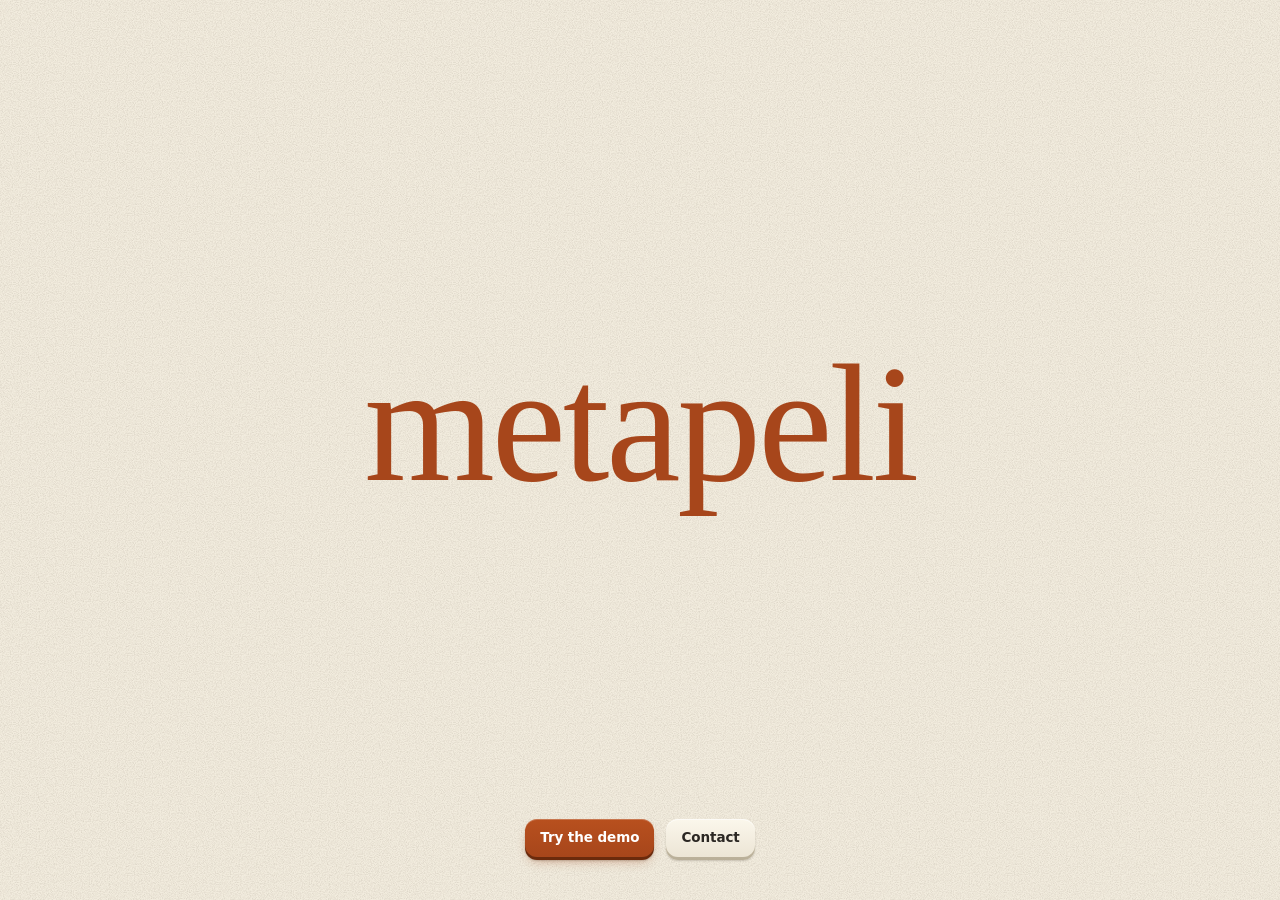
<file: index.html>
<!doctype html>
<html lang="en">
<head>
<meta charset="utf-8">
<meta name="viewport" content="width=device-width, initial-scale=1">
<title>metapeli</title>
<link rel="icon" href="images/schuberto32.png" type="image/png">
<style>
/* ============================================================
   Palette — warm paper over Federal Standard 14056, carried
   over from the metapeli app so the landing page and the product
   read as one surface. Dark theme lifts the same hue to L=60%.
   ============================================================ */
:root {
  --paper:      #ece6d8;
  --ink:        #2b2723;
  --muted:      #6b6455;
  --accent:     #a7461b;
  --accent-tint:#ebd0bc;

  --face-top:   #fbf7ec;
  --face-bot:   #ece5d5;
  --edge-top:   #cec5ae;
  --edge-bot:   #b9af98;

  --radius: 12px;
  --ease:   cubic-bezier(0.23, 1, 0.32, 1);

  /* Paper grain: SVG fractal-noise tile (feTurbulence, baseFrequency .65,
     numOctaves 3, stitchTiles stitch). A feColorMatrix collapses the noise to
     a warm speck at luminance-derived alpha and feComponentTransfer scales it,
     so strength is baked into the tile — no overlay element, no opacity to
     unpick. The speck is warm rather than black because black grain drags the
     paper toward gray.

     --grain-base is --paper pre-shifted by however much the specks will move
     it; grain is additive, so an uncompensated base lands a few points off
     --paper. Retune it alongside the feFuncA slope. */
  --grain-size: 220px;
  --grain-base: #f2ecde;
  --grain: url("data:image/svg+xml,<svg xmlns='http://www.w3.org/2000/svg' width='300' height='300'><filter id='g' color-interpolation-filters='sRGB'><feTurbulence type='fractalNoise' baseFrequency='.65' numOctaves='3' stitchTiles='stitch'/><feColorMatrix type='matrix' values='0 0 0 0 .33  0 0 0 0 .28  0 0 0 0 .21  .2126 .7152 .0722 0 0'/><feComponentTransfer><feFuncA type='linear' slope='.34' intercept='-.131'/></feComponentTransfer></filter><rect width='300' height='300' filter='url(%23g)'/></svg>");
}

@media (prefers-color-scheme: dark) {
  :root:not([data-theme="light"]) {
    --paper:      #21201d;
    --ink:        #f0ede4;
    --muted:      #9d968a;
    --accent:     #ce8564;
    --accent-tint:#3d281f;

    --face-top:   #37352f;
    --face-bot:   #2d2b27;
    --edge-top:   #191816;
    --edge-bot:   #121110;

    /* Specks flip to a warm white on the dark ground — dark grain over #21201d
       is invisible — so --grain-base is pre-shifted down here, not up. */
    --grain-size: 180px;
    --grain-base: #1b1b18;
    --grain: url("data:image/svg+xml,<svg xmlns='http://www.w3.org/2000/svg' width='300' height='300'><filter id='g' color-interpolation-filters='sRGB'><feTurbulence type='fractalNoise' baseFrequency='.65' numOctaves='3' stitchTiles='stitch'/><feColorMatrix type='matrix' values='0 0 0 0 1  0 0 0 0 .97  0 0 0 0 .92  .2126 .7152 .0722 0 0'/><feComponentTransfer><feFuncA type='linear' slope='.2' intercept='-.075'/></feComponentTransfer></filter><rect width='300' height='300' filter='url(%23g)'/></svg>");
  }
}

* { box-sizing: border-box; }
html, body { height: 100%; }
body {
  margin: 0;
  color: var(--ink);
  font: 15px/1.6 ui-sans-serif, -apple-system, "Segoe UI", system-ui, sans-serif;
  -webkit-font-smoothing: antialiased;

  background-color: var(--grain-base);
  background-image: var(--grain);
  background-size: var(--grain-size) var(--grain-size);

  display: grid; grid-template-rows: 1fr auto; justify-items: center;
  align-items: center;
  padding: 24px 24px 40px;
}
::selection { background: var(--accent-tint); }

.brand {
  margin: 0;
  /* Same face, weight, tracking and case as the app header — scaled up from
     26px to fill the page. */
  font-family: ui-serif, Georgia, "Times New Roman", serif;
  font-size: clamp(56px, 17vw, 168px);
  font-weight: 400;
  letter-spacing: -.02em;
  line-height: 1.05;
  text-transform: lowercase;
  color: var(--accent);
}

/* ============================================================
   Tactile button — shaped face, firm edge, compressible depth.
   The face rides 3px above the edge and sinks to 1px on press.
   Same recipe as the app's header/popup keys.
   ============================================================ */
.tactile {
  position: relative; display: inline-block;
  border: 0; padding: 0; background: none;
  border-radius: var(--radius);
  cursor: pointer;
  font: inherit;
  text-decoration: none;
  touch-action: manipulation;
  -webkit-tap-highlight-color: transparent;
}
.tactile .edge {
  position: absolute; inset: 0;
  border-radius: inherit;
  background: linear-gradient(180deg, var(--edge-top), var(--edge-bot));
  box-shadow: 0 1px 2px rgba(64,54,40,.22);
}
.tactile .face {
  position: relative;
  display: flex; align-items: center; justify-content: center; gap: 7px;
  padding: 8px 15px;
  border-radius: inherit;
  background: linear-gradient(180deg, var(--face-top), var(--face-bot));
  color: var(--ink);
  font-size: 13.5px; font-weight: 550; letter-spacing: -.005em;
  transform: translateY(-3px);
  box-shadow: inset 0 1px 0 rgba(255,255,255,.6);
  transition: transform 110ms var(--ease), background 140ms;
}
@media (prefers-color-scheme: dark) {
  :root:not([data-theme="light"]) .tactile .face { box-shadow: inset 0 1px 0 rgba(255,255,255,.07); }
}
.tactile:hover .face { transform: translateY(-4px); }
.tactile:active .face { transform: translateY(-1px); }
.tactile:focus-visible { outline: 2px solid var(--accent); outline-offset: 3px; }

.tactile.accent .edge { background: #6b2a0c; box-shadow: 0 1px 2px rgba(64,54,40,.22), 0 4px 12px -4px rgba(167,70,27,.45); }
.tactile.accent .face { background: linear-gradient(180deg, #b8501e, #a7461b); color: #fff; box-shadow: inset 0 1px 0 rgba(255,255,255,.22); }
@media (prefers-color-scheme: dark) {
  :root:not([data-theme="light"]) .tactile.accent .edge { background: #7a4a33; }
  :root:not([data-theme="light"]) .tactile.accent .face { background: linear-gradient(180deg, #d68f6f, #ce8564); color: #1e0d04; }
}
.keys { display: flex; gap: 12px; align-items: center; flex-wrap: wrap; justify-content: center; }

@media (prefers-reduced-motion: reduce) {
  * { animation-duration: .01ms !important; transition-duration: .01ms !important; }
}
</style>
</head>
<body>
  <h1 class="brand">metapeli</h1>
  <div class="keys">
    <a class="tactile accent" href="app/">
      <span class="edge"></span><span class="face">Try the demo</span>
    </a>
    <a class="tactile" href="mailto:oorischubert@gmail.com">
      <span class="edge"></span><span class="face">Contact</span>
    </a>
  </div>
</body>
</html>
</file>
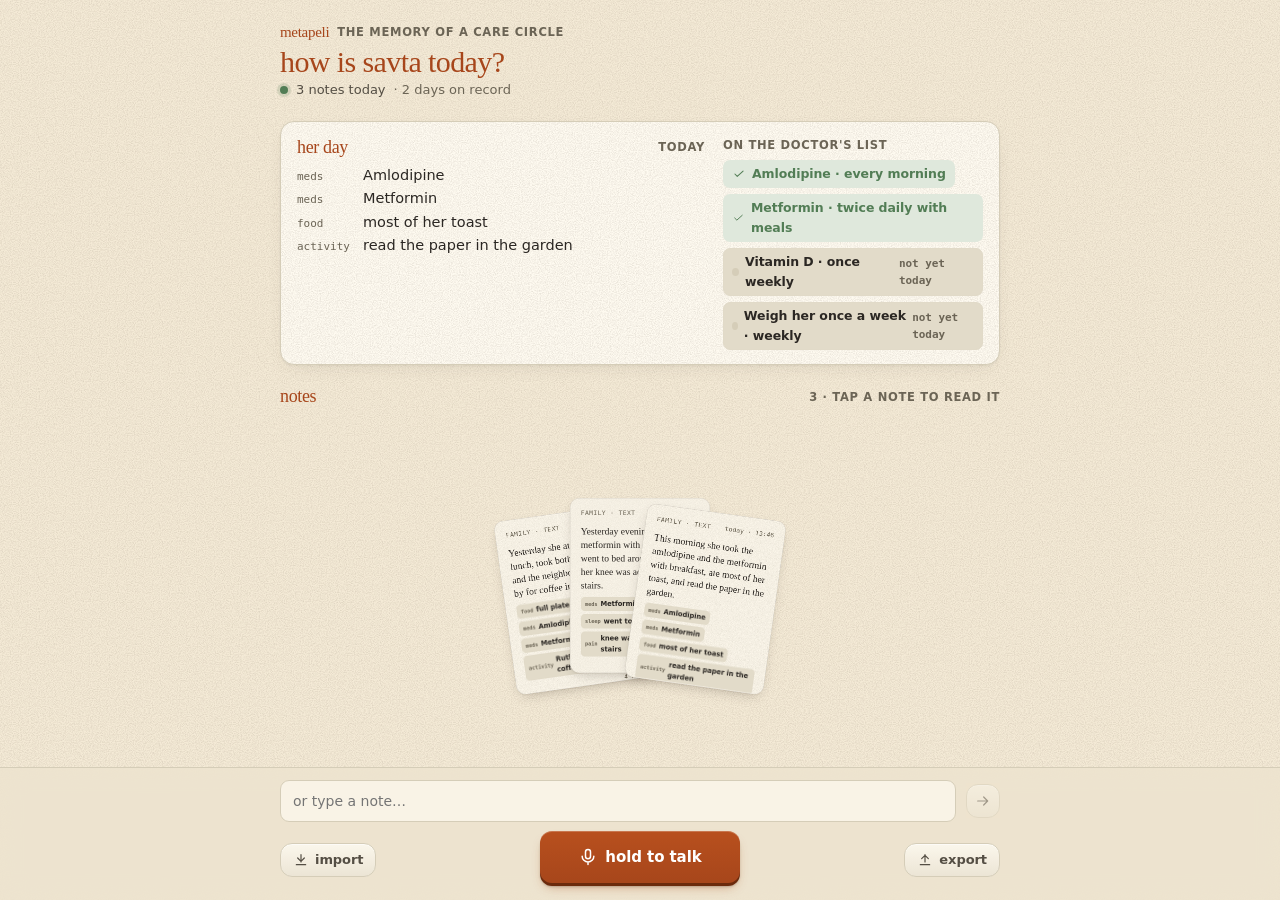
<file: app/index.html>
<!DOCTYPE html><!--T7HYNaMYcggl4rau7KO4G--><html lang="en" dir="ltr" data-theme="light"><head><meta charSet="utf-8"/><meta name="viewport" content="width=device-width, initial-scale=1, viewport-fit=cover"/><link rel="stylesheet" href="/app/_next/static/css/1166d379e1f8e3c4.css" data-precedence="next"/><link rel="preload" as="script" fetchPriority="low" href="/app/_next/static/chunks/webpack-612032f778557bde.js"/><script src="/app/_next/static/chunks/4bd1b696-c023c6e3521b1417.js" async=""></script><script src="/app/_next/static/chunks/255-8ae12b21a9e54f45.js" async=""></script><script src="/app/_next/static/chunks/main-app-09bb31aea7554992.js" async=""></script><script src="/app/_next/static/chunks/619-ba102abea3e3d0e4.js" async=""></script><script src="/app/_next/static/chunks/890-6dfa4304f45f2d08.js" async=""></script><script src="/app/_next/static/chunks/app/page-896cc8f9b31a7206.js" async=""></script><title>metapeli</title><meta name="description" content="the memory of a care circle"/><script src="/app/_next/static/chunks/polyfills-42372ed130431b0a.js" noModule=""></script></head><body><div hidden=""><!--$--><!--/$--></div><main class="shell stack table-shell"><header class="spread" style="margin-bottom:6px"><div><div class="row" style="gap:8px"><span class="brand" style="font-size:15px">metapeli</span><span class="caps">the memory of a care circle</span></div><h1 title="edit name" style="cursor:text;font-size:30px">how is Savta today?</h1><div class="row" style="gap:8px;font-size:13px"><span class="dot on"></span><span class="soft">3 notes today</span><span class="muted">· <!-- -->2 days on record</span></div></div></header><section class="day"><div class="day-main"><div class="spread" style="margin-bottom:6px"><h2>her day</h2><span class="caps">today</span></div><ul class="day-list"><li><span class="day-slot">meds</span><span class="">Amlodipine</span></li><li><span class="day-slot">meds</span><span class="">Metformin</span></li><li><span class="day-slot">food</span><span class="">most of her toast</span></li><li><span class="day-slot">activity</span><span class="">read the paper in the garden</span></li></ul></div><div class="day-side"><div class="caps" style="margin-bottom:6px">on the doctor&#x27;s list</div><div class="chips" style="flex-direction:column;align-items:flex-start"><span class="chip good" title="taken"><svg viewBox="0 0 24 24" width="14" height="14" fill="none" stroke="currentColor" stroke-width="1.8" stroke-linecap="round" stroke-linejoin="round"><path d="M5 12l4 4L19 7"></path></svg><span>Amlodipine · every morning</span></span><span class="chip good" title="taken"><svg viewBox="0 0 24 24" width="14" height="14" fill="none" stroke="currentColor" stroke-width="1.8" stroke-linecap="round" stroke-linejoin="round"><path d="M5 12l4 4L19 7"></path></svg><span>Metformin · twice daily with meals</span></span><span class="chip " title="not yet today"><span class="dot"></span><span>Vitamin D · once weekly</span><span class="mono muted">not yet today</span></span><span class="chip " title="not yet today"><span class="dot"></span><span>Weigh her once a week · weekly</span><span class="mono muted">not yet today</span></span></div></div></section><div class="spread" style="margin-top:6px;margin-bottom:28px"><h2>notes</h2><span class="caps">3 · tap a note to read it</span></div><div class="table" style="height:180px;padding-bottom:35px"><div class="table-card" style="bottom:-7px;margin-inline-start:-140px;z-index:10;transform-origin:50% 100%;opacity:1;transform:translateX(-53.2px) translateY(12.8px) scale(0.5) rotate(-8deg)"><div role="button" tabindex="0" aria-label="read the note" class="table-note " draggable="false" style="-webkit-touch-callout:none;-webkit-user-select:none;user-select:none;touch-action:pan-x"><div class="ncard" style="width:280px;height:350px;font-size:18.666666666666668px"><div class="ncard-top"><span class="ncard-who">family<!-- --> · <!-- -->text</span><span class="ncard-when">today · 16:46</span></div><p class="ncard-text">Yesterday she ate a full plate at lunch, took both morning pills, and the neighbour Ruth came by for coffee in the afternoon.</p><div class="ncard-chips"><span class="chip" style="animation-delay:0ms" title="intake_food · confidence 100% · 4"><span class="slot">food</span><span>full plate at lunch</span></span><span class="chip" style="animation-delay:0ms" title="meds_given · confidence 100% · 1"><span class="slot">meds</span><span>Amlodipine 5 mg</span></span><span class="chip" style="animation-delay:0ms" title="meds_given · confidence 100% · 1"><span class="slot">meds</span><span>Metformin 850 mg</span></span><span class="chip" style="animation-delay:0ms" title="activity_visits · confidence 100%"><span class="slot">activity</span><span>Ruth visited for coffee</span></span></div><div class="ncard-count">4<!-- --> <!-- -->rows</div></div></div></div><div class="table-card" style="bottom:-7px;margin-inline-start:-140px;z-index:11;transform-origin:50% 100%;opacity:1;transform:scale(0.5)"><div role="button" tabindex="0" aria-label="read the note" class="table-note " draggable="false" style="-webkit-touch-callout:none;-webkit-user-select:none;user-select:none;touch-action:pan-x"><div class="ncard" style="width:280px;height:350px;font-size:18.666666666666668px"><div class="ncard-top"><span class="ncard-who">family<!-- --> · <!-- -->text</span><span class="ncard-when">today · 16:46</span></div><p class="ncard-text">Yesterday evening she took the metformin with dinner and went to bed around ten, said her knee was aching on the stairs.</p><div class="ncard-chips"><span class="chip" style="animation-delay:0ms" title="meds_given · confidence 100% · 1"><span class="slot">meds</span><span>Metformin</span></span><span class="chip" style="animation-delay:0ms" title="sleep · confidence 90%"><span class="slot">sleep</span><span>went to bed around ten</span></span><span class="chip" style="animation-delay:0ms" title="pain_complaints · confidence 100%"><span class="slot">pain</span><span>knee was aching on the stairs</span></span></div><div class="ncard-count">3<!-- --> <!-- -->rows</div></div></div></div><div class="table-card" style="bottom:-7px;margin-inline-start:-140px;z-index:12;transform-origin:50% 100%;opacity:1;transform:translateX(53.2px) translateY(12.8px) scale(0.5) rotate(8deg)"><div role="button" tabindex="0" aria-label="read the note" class="table-note " draggable="false" style="-webkit-touch-callout:none;-webkit-user-select:none;user-select:none;touch-action:pan-x"><div class="ncard" style="width:280px;height:350px;font-size:18.666666666666668px"><div class="ncard-top"><span class="ncard-who">family<!-- --> · <!-- -->text</span><span class="ncard-when">today · 16:46</span></div><p class="ncard-text">This morning she took the amlodipine and the metformin with breakfast, ate most of her toast, and read the paper in the garden.</p><div class="ncard-chips"><span class="chip" style="animation-delay:0ms" title="meds_given · confidence 100% · 1"><span class="slot">meds</span><span>Amlodipine</span></span><span class="chip" style="animation-delay:0ms" title="meds_given · confidence 100% · 1"><span class="slot">meds</span><span>Metformin</span></span><span class="chip" style="animation-delay:0ms" title="intake_food · confidence 100% · 3"><span class="slot">food</span><span>most of her toast</span></span><span class="chip" style="animation-delay:0ms" title="activity_visits · confidence 100%"><span class="slot">activity</span><span>read the paper in the garden</span></span></div><div class="ncard-count">4<!-- --> <!-- -->rows</div></div></div></div></div></main><div class="composer bar"><div class="composer-inner"><div class="composer-top"><form class="row grow" style="flex-wrap:nowrap"><input class="input grow" placeholder="or type a note…" value=""/><button type="submit" class="flat icon" aria-label="send" disabled=""><svg viewBox="0 0 24 24" width="16" height="16" fill="none" stroke="currentColor" stroke-width="1.8" stroke-linecap="round" stroke-linejoin="round"><path d="M4 12h14M13 6l6 6-6 6"></path></svg></button></form></div><div class="composer-bottom"><button type="button" class="flat"><svg viewBox="0 0 24 24" width="16" height="16" fill="none" stroke="currentColor" stroke-width="1.8" stroke-linecap="round" stroke-linejoin="round"><path d="M12 15V4M7 9l5 5 5-5M5 19h14"></path></svg> <span class="label">import</span></button><button type="button" class="tactile accent lg talk" aria-label="hold to talk"><span class="edge"></span><span class="face"><svg viewBox="0 0 24 24" width="20" height="20" fill="none" stroke="currentColor" stroke-width="1.8" stroke-linecap="round" stroke-linejoin="round"><rect x="9" y="3" width="6" height="11" rx="3"></rect><path d="M5 11a7 7 0 0 0 14 0M12 18v3"></path></svg> <!-- -->hold to talk</span></button><a style="text-decoration:none" href="/app/doctor"><button type="button" class="flat"><svg viewBox="0 0 24 24" width="16" height="16" fill="none" stroke="currentColor" stroke-width="1.8" stroke-linecap="round" stroke-linejoin="round"><path d="M12 4v11M7 10l5-5 5 5M5 19h14"></path></svg> <span class="label">export</span></button></a></div></div></div><!--$--><!--/$--><script src="/app/_next/static/chunks/webpack-612032f778557bde.js" id="_R_" async=""></script><script>(self.__next_f=self.__next_f||[]).push([0])</script><script>self.__next_f.push([1,"1:\"$Sreact.fragment\"\n2:I[9766,[],\"\"]\n3:I[8924,[],\"\"]\n5:I[4431,[],\"OutletBoundary\"]\n7:I[5278,[],\"AsyncMetadataOutlet\"]\n9:I[4431,[],\"ViewportBoundary\"]\nb:I[4431,[],\"MetadataBoundary\"]\nc:\"$Sreact.suspense\"\ne:I[7150,[],\"\"]\n:HL[\"/app/_next/static/css/1166d379e1f8e3c4.css\",\"style\"]\n"])</script><script>self.__next_f.push([1,"0:{\"P\":null,\"b\":\"T7HYNaMYcggl4rau7KO4G\",\"p\":\"/app\",\"c\":[\"\",\"\"],\"i\":false,\"f\":[[[\"\",{\"children\":[\"__PAGE__\",{}]},\"$undefined\",\"$undefined\",true],[\"\",[\"$\",\"$1\",\"c\",{\"children\":[[[\"$\",\"link\",\"0\",{\"rel\":\"stylesheet\",\"href\":\"/app/_next/static/css/1166d379e1f8e3c4.css\",\"precedence\":\"next\",\"crossOrigin\":\"$undefined\",\"nonce\":\"$undefined\"}]],[\"$\",\"html\",null,{\"lang\":\"en\",\"dir\":\"ltr\",\"data-theme\":\"light\",\"children\":[\"$\",\"body\",null,{\"children\":[\"$\",\"$L2\",null,{\"parallelRouterKey\":\"children\",\"error\":\"$undefined\",\"errorStyles\":\"$undefined\",\"errorScripts\":\"$undefined\",\"template\":[\"$\",\"$L3\",null,{}],\"templateStyles\":\"$undefined\",\"templateScripts\":\"$undefined\",\"notFound\":[[[\"$\",\"title\",null,{\"children\":\"404: This page could not be found.\"}],[\"$\",\"div\",null,{\"style\":{\"fontFamily\":\"system-ui,\\\"Segoe UI\\\",Roboto,Helvetica,Arial,sans-serif,\\\"Apple Color Emoji\\\",\\\"Segoe UI Emoji\\\"\",\"height\":\"100vh\",\"textAlign\":\"center\",\"display\":\"flex\",\"flexDirection\":\"column\",\"alignItems\":\"center\",\"justifyContent\":\"center\"},\"children\":[\"$\",\"div\",null,{\"children\":[[\"$\",\"style\",null,{\"dangerouslySetInnerHTML\":{\"__html\":\"body{color:#000;background:#fff;margin:0}.next-error-h1{border-right:1px solid rgba(0,0,0,.3)}@media (prefers-color-scheme:dark){body{color:#fff;background:#000}.next-error-h1{border-right:1px solid rgba(255,255,255,.3)}}\"}}],[\"$\",\"h1\",null,{\"className\":\"next-error-h1\",\"style\":{\"display\":\"inline-block\",\"margin\":\"0 20px 0 0\",\"padding\":\"0 23px 0 0\",\"fontSize\":24,\"fontWeight\":500,\"verticalAlign\":\"top\",\"lineHeight\":\"49px\"},\"children\":404}],[\"$\",\"div\",null,{\"style\":{\"display\":\"inline-block\"},\"children\":[\"$\",\"h2\",null,{\"style\":{\"fontSize\":14,\"fontWeight\":400,\"lineHeight\":\"49px\",\"margin\":0},\"children\":\"This page could not be found.\"}]}]]}]}]],[]],\"forbidden\":\"$undefined\",\"unauthorized\":\"$undefined\"}]}]}]]}],{\"children\":[\"__PAGE__\",[\"$\",\"$1\",\"c\",{\"children\":[\"$L4\",null,[\"$\",\"$L5\",null,{\"children\":[\"$L6\",[\"$\",\"$L7\",null,{\"promise\":\"$@8\"}]]}]]}],{},null,false]},null,false],[\"$\",\"$1\",\"h\",{\"children\":[null,[[\"$\",\"$L9\",null,{\"children\":\"$La\"}],null],[\"$\",\"$Lb\",null,{\"children\":[\"$\",\"div\",null,{\"hidden\":true,\"children\":[\"$\",\"$c\",null,{\"fallback\":null,\"children\":\"$Ld\"}]}]}]]}],false]],\"m\":\"$undefined\",\"G\":[\"$e\",[]],\"s\":false,\"S\":true}\n"])</script><script>self.__next_f.push([1,"f:I[1034,[\"619\",\"static/chunks/619-ba102abea3e3d0e4.js\",\"890\",\"static/chunks/890-6dfa4304f45f2d08.js\",\"974\",\"static/chunks/app/page-896cc8f9b31a7206.js\"],\"MainView\"]\n"])</script><script>self.__next_f.push([1,"4:[\"$\",\"$Lf\",null,{\"initial\":{\"person\":{\"id\":1,\"name\":\"Savta\",\"age\":null,\"language\":\"en\",\"gp_name\":\"Dr. Levi\",\"gp_phone\":\"04-812-3456\",\"pharmacy\":null},\"medications\":[{\"id\":1,\"name\":\"Amlodipine\",\"dose\":\"5 mg\",\"schedule\":\"every morning\",\"doctor_note_id\":1},{\"id\":2,\"name\":\"Metformin\",\"dose\":\"850 mg\",\"schedule\":\"twice daily with meals\",\"doctor_note_id\":1},{\"id\":3,\"name\":\"Vitamin D\",\"dose\":\"1000 IU\",\"schedule\":\"once weekly\",\"doctor_note_id\":1}],\"entries\":[{\"id\":3,\"speaker\":\"family\",\"created_at\":\"2026-09-03T13:46:09.816Z\",\"kind\":\"text\",\"source_lang\":\"en\",\"transcript\":\"This morning she took the amlodipine and the metformin with breakfast, ate most of her toast, and read the paper in the garden.\",\"translation\":null,\"audio_path\":null,\"observations\":[{\"id\":8,\"entry_id\":3,\"date\":\"2026-09-03\",\"slot\":\"meds_given\",\"value_text\":\"Amlodipine\",\"value_num\":1,\"confidence\":1,\"flagged\":0},{\"id\":9,\"entry_id\":3,\"date\":\"2026-09-03\",\"slot\":\"meds_given\",\"value_text\":\"Metformin\",\"value_num\":1,\"confidence\":1,\"flagged\":0},{\"id\":10,\"entry_id\":3,\"date\":\"2026-09-03\",\"slot\":\"intake_food\",\"value_text\":\"most of her toast\",\"value_num\":3,\"confidence\":1,\"flagged\":0},{\"id\":11,\"entry_id\":3,\"date\":\"2026-09-03\",\"slot\":\"activity_visits\",\"value_text\":\"read the paper in the garden\",\"value_num\":null,\"confidence\":1,\"flagged\":0}]},{\"id\":2,\"speaker\":\"family\",\"created_at\":\"2026-09-03T13:46:06.296Z\",\"kind\":\"text\",\"source_lang\":\"en\",\"transcript\":\"Yesterday evening she took the metformin with dinner and went to bed around ten, said her knee was aching on the stairs.\",\"translation\":null,\"audio_path\":null,\"observations\":[{\"id\":5,\"entry_id\":2,\"date\":\"2026-09-02\",\"slot\":\"meds_given\",\"value_text\":\"Metformin\",\"value_num\":1,\"confidence\":1,\"flagged\":0},{\"id\":6,\"entry_id\":2,\"date\":\"2026-09-02\",\"slot\":\"sleep\",\"value_text\":\"went to bed around ten\",\"value_num\":null,\"confidence\":0.9,\"flagged\":0},{\"id\":7,\"entry_id\":2,\"date\":\"2026-09-02\",\"slot\":\"pain_complaints\",\"value_text\":\"knee was aching on the stairs\",\"value_num\":null,\"confidence\":1,\"flagged\":0}]},{\"id\":1,\"speaker\":\"family\",\"created_at\":\"2026-09-03T13:46:03.366Z\",\"kind\":\"text\",\"source_lang\":\"en\",\"transcript\":\"Yesterday she ate a full plate at lunch, took both morning pills, and the neighbour Ruth came by for coffee in the afternoon.\",\"translation\":null,\"audio_path\":null,\"observations\":[{\"id\":1,\"entry_id\":1,\"date\":\"2026-09-02\",\"slot\":\"intake_food\",\"value_text\":\"full plate at lunch\",\"value_num\":4,\"confidence\":1,\"flagged\":0},{\"id\":2,\"entry_id\":1,\"date\":\"2026-09-02\",\"slot\":\"meds_given\",\"value_text\":\"Amlodipine 5 mg\",\"value_num\":1,\"confidence\":1,\"flagged\":0},{\"id\":3,\"entry_id\":1,\"date\":\"2026-09-02\",\"slot\":\"meds_given\",\"value_text\":\"Metformin 850 mg\",\"value_num\":1,\"confidence\":1,\"flagged\":0},{\"id\":4,\"entry_id\":1,\"date\":\"2026-09-02\",\"slot\":\"activity_visits\",\"value_text\":\"Ruth visited for coffee\",\"value_num\":null,\"confidence\":1,\"flagged\":0}]}],\"watch_items\":[{\"id\":1,\"doctor_note_id\":1,\"kind\":\"expect\",\"slots\":[\"intake_fluids\"],\"condition_text\":\"She should drink at least 1.5 litres a day; she tends to forget in the heat.\",\"schedule\":\"daily\",\"threshold\":{\"slot\":\"intake_fluids\",\"op\":\"lt\",\"value\":2},\"severity\":\"warn\",\"active_from\":\"2026-09-03\",\"active_until\":null},{\"id\":2,\"doctor_note_id\":1,\"kind\":\"reminder\",\"slots\":[\"mentions\",\"activity_visits\"],\"condition_text\":\"Weigh her once a week, same time of day, and bring the numbers next visit.\",\"schedule\":\"weekly\",\"threshold\":null,\"severity\":\"info\",\"active_from\":\"2026-09-03\",\"active_until\":null},{\"id\":3,\"doctor_note_id\":1,\"kind\":\"expect\",\"slots\":[\"pain_complaints\",\"mobility\",\"mentions\"],\"condition_text\":\"Watch for dizziness when standing up, over the next two weeks (new blood-pressure tablet).\",\"schedule\":null,\"threshold\":null,\"severity\":\"warn\",\"active_from\":\"2026-09-03\",\"active_until\":\"2026-09-17\"},{\"id\":4,\"doctor_note_id\":1,\"kind\":\"expect\",\"slots\":[\"pain_complaints\",\"mobility\",\"mentions\"],\"condition_text\":\"Watch for swelling of the ankles, over the next two weeks (new blood-pressure tablet).\",\"schedule\":null,\"threshold\":null,\"severity\":\"warn\",\"active_from\":\"2026-09-03\",\"active_until\":\"2026-09-17\"},{\"id\":5,\"doctor_note_id\":1,\"kind\":\"urgent\",\"slots\":[\"falls\",\"mobility\",\"mentions\"],\"condition_text\":\"Call me immediately if she falls.\",\"schedule\":null,\"threshold\":{\"slot\":\"falls\",\"op\":\"gte\",\"value\":1},\"severity\":\"urgent\",\"active_from\":\"2026-09-03\",\"active_until\":null},{\"id\":6,\"doctor_note_id\":1,\"kind\":\"urgent\",\"slots\":[\"pain_complaints\",\"mobility\",\"mentions\"],\"condition_text\":\"Call me immediately if she is dizzy when standing.\",\"schedule\":null,\"threshold\":null,\"severity\":\"urgent\",\"active_from\":\"2026-09-03\",\"active_until\":null}],\"signals\":[],\"doctor_notes\":[{\"id\":1,\"created_at\":\"2026-09-03T13:46:01.988Z\",\"source\":\"pdf\",\"raw_text\":\"Clalit — Hadar Clinic · Visit summary Dr. Levi, family medicine · 04-812-3456 · Visit date 3 September PATIENT Savta, 84. Attended with daughter. ASSESSMENT Blood pressure raised on two visits (162/94 today). Type 2 diabetes stable. Mild knee osteoarthritis, reports pain on stairs. Appetite reported as reduced over the summer. MEDICATIONS Amlodipine 5 mg — start today, every morning. Metformin 850 mg — continue, twice daily with meals. Vitamin D 1000 IU — continue, once weekly. INSTRUCTIONS FOR THE FAMILY She should drink at least 1.5 litres a day; she tends to forget in the heat. Watch for dizziness when standing up, or swelling of the ankles, over the next two weeks (new blood-pressure tablet). Weigh her once a week, same time of day, and bring the numbers next visit. Call me immediately if she falls, or if she is dizzy when standing. FOLLOW-UP Blood pressure check in three weeks. Bring the record.\",\"summary\":\"Dr. Levi started Amlodipine for raised blood pressure and continued Metformin and Vitamin D. The family should ensure adequate fluid intake, monitor for dizziness or ankle swelling, weigh weekly, and report any falls or dizziness when standing.\",\"file_path\":\"files/1788443158673-sample-doctor-note.pdf\"}],\"today\":\"2026-09-03\",\"days_on_record\":2}}]\n"])</script><script>self.__next_f.push([1,"a:[[\"$\",\"meta\",\"0\",{\"charSet\":\"utf-8\"}],[\"$\",\"meta\",\"1\",{\"name\":\"viewport\",\"content\":\"width=device-width, initial-scale=1, viewport-fit=cover\"}]]\n6:null\n"])</script><script>self.__next_f.push([1,"8:{\"metadata\":[[\"$\",\"title\",\"0\",{\"children\":\"metapeli\"}],[\"$\",\"meta\",\"1\",{\"name\":\"description\",\"content\":\"the memory of a care circle\"}]],\"error\":null,\"digest\":\"$undefined\"}\n"])</script><script>self.__next_f.push([1,"d:\"$8:metadata\"\n"])</script></body></html>
</file>
<file: app/_next/static/css/1166d379e1f8e3c4.css>
:root{--paper:#ede3cf;--surface:#f9f3e6;--sunk:#e2dbc9;--line:#d5cdb8;--line-soft:#e1dac8;--ink:#2b2723;--ink-soft:#544e44;--muted:#6b6455;--accent:#a7461b;--accent-deep:#85390e;--accent-tint:#ebd0bc;--accent-tint-lit:#f2ddcd;--on-accent:#ffffff;--danger:#ad231f;--danger-tint:#f6e0df;--danger-deep:#7d1613;--good:#527d55;--good-tint:#dfe8dc;--radius:12px;--ease:cubic-bezier(0.23,1,0.32,1);--shadow-card:0 1px 2px rgba(64,54,40,0.05),0 6px 20px -8px rgba(64,54,40,0.14);--shadow-pop:0 1px 3px rgba(64,54,40,0.07),0 20px 44px -16px rgba(64,54,40,0.34);--face-top:#fbf7ec;--face-bot:#ece5d5;--edge-top:#cec5ae;--edge-bot:#b9af98;--accent-face-top:#b8501e;--accent-face-bot:#a7461b;--accent-edge:#6b2a0c;--danger-face-top:#bb2c27;--danger-face-bot:#ad231f;--danger-edge:#6e1512;--grain-size:220px;--grain-base:#f4ead6;--grain-base-surface:#fefaf0;--grain:url("data:image/svg+xml,<svg xmlns='http://www.w3.org/2000/svg' width='300' height='300'><filter id='g' color-interpolation-filters='sRGB'><feTurbulence type='fractalNoise' baseFrequency='.65' numOctaves='3' stitchTiles='stitch'/><feColorMatrix type='matrix' values='0 0 0 0 .33  0 0 0 0 .28  0 0 0 0 .21  .2126 .7152 .0722 0 0'/><feComponentTransfer><feFuncA type='linear' slope='.34' intercept='-.131'/></feComponentTransfer></filter><rect width='300' height='300' filter='url(%23g)'/></svg>");--font-sans:ui-sans-serif,-apple-system,"Segoe UI",system-ui,sans-serif;--font-serif:ui-serif,Georgia,serif;--font-mono:ui-monospace,SFMono-Regular,Menlo,monospace}@media (prefers-color-scheme:dark){:root:not([data-theme=light]){--paper:#21201d;--surface:#2b2a27;--sunk:#1b1a18;--line:#3a3833;--line-soft:#33312c;--ink:#f0ede4;--ink-soft:#cfcabd;--muted:#9b958a;--accent:#ce8564;--accent-deep:#f0c2a8;--accent-tint:#3d281f;--accent-tint-lit:#4a3126;--on-accent:#1e0d04;--danger:#e06a66;--danger-tint:#3d1f1e;--danger-deep:#f3b3b0;--good:#8fb492;--good-tint:#223326;--face-top:#3a3834;--face-bot:#2e2c29;--edge-top:#1a1917;--edge-bot:#121110;--accent-face-top:#d68f6f;--accent-face-bot:#ce8564;--accent-edge:#7a4a33;--danger-face-top:#e57874;--danger-face-bot:#e06a66;--danger-edge:#7a3533;--grain-size:180px;--grain-base:#1c1b18;--grain-base-surface:#262522;--grain:url("data:image/svg+xml,<svg xmlns='http://www.w3.org/2000/svg' width='300' height='300'><filter id='g' color-interpolation-filters='sRGB'><feTurbulence type='fractalNoise' baseFrequency='.65' numOctaves='3' stitchTiles='stitch'/><feColorMatrix type='matrix' values='0 0 0 0 1  0 0 0 0 .97  0 0 0 0 .92  .2126 .7152 .0722 0 0'/><feComponentTransfer><feFuncA type='linear' slope='.2' intercept='-.08'/></feComponentTransfer></filter><rect width='300' height='300' filter='url(%23g)'/></svg>");--shadow-card:0 1px 2px rgba(0,0,0,0.3),0 6px 20px -8px rgba(0,0,0,0.5)}}:root[data-theme=dark]{--paper:#21201d;--surface:#2b2a27;--sunk:#1b1a18;--line:#3a3833;--line-soft:#33312c;--ink:#f0ede4;--ink-soft:#cfcabd;--muted:#9b958a;--accent:#ce8564;--accent-deep:#f0c2a8;--accent-tint:#3d281f;--accent-tint-lit:#4a3126;--on-accent:#1e0d04;--danger:#e06a66;--danger-tint:#3d1f1e;--danger-deep:#f3b3b0;--good:#8fb492;--good-tint:#223326;--face-top:#3a3834;--face-bot:#2e2c29;--edge-top:#1a1917;--edge-bot:#121110;--accent-face-top:#d68f6f;--accent-face-bot:#ce8564;--accent-edge:#7a4a33;--danger-face-top:#e57874;--danger-face-bot:#e06a66;--danger-edge:#7a3533;--grain-size:180px;--grain-base:#1c1b18;--grain-base-surface:#262522;--grain:url("data:image/svg+xml,<svg xmlns='http://www.w3.org/2000/svg' width='300' height='300'><filter id='g' color-interpolation-filters='sRGB'><feTurbulence type='fractalNoise' baseFrequency='.65' numOctaves='3' stitchTiles='stitch'/><feColorMatrix type='matrix' values='0 0 0 0 1  0 0 0 0 .97  0 0 0 0 .92  .2126 .7152 .0722 0 0'/><feComponentTransfer><feFuncA type='linear' slope='.2' intercept='-.08'/></feComponentTransfer></filter><rect width='300' height='300' filter='url(%23g)'/></svg>");--shadow-card:0 1px 2px rgba(0,0,0,0.3),0 6px 20px -8px rgba(0,0,0,0.5)}*{box-sizing:border-box}body,html{margin:0;padding:0}body{font-family:var(--font-sans);font-size:15px;line-height:1.6;color:var(--ink);background-color:var(--grain-base);background-image:var(--grain);background-size:var(--grain-size) var(--grain-size);-webkit-font-smoothing:antialiased;min-height:100dvh}a{color:var(--accent)}button{font:inherit}input,textarea{font:inherit;color:var(--ink)}::-webkit-scrollbar{width:10px;height:10px}::-webkit-scrollbar-thumb{background:color-mix(in srgb,var(--muted) 32%,transparent);border:3px solid transparent;background-clip:content-box;border-radius:999px}.brand,h1,h2,h3{font-family:var(--font-serif);text-transform:lowercase;letter-spacing:-.02em;color:var(--accent);font-weight:400}h1,h2,h3{margin:0}h1{font-size:26px;line-height:1.2}h2{font-size:18px}h2,h3{line-height:1.3}h3{font-size:15px}.caps{font-size:11.5px;text-transform:uppercase;letter-spacing:.06em;color:var(--muted);font-weight:550}.mono{font-family:var(--font-mono);font-size:11px}.ui{font-size:13px;font-weight:550;letter-spacing:-.005em}.muted{color:var(--muted)}.soft{color:var(--ink-soft)}.card{background-color:var(--grain-base-surface);background-image:var(--grain);background-size:var(--grain-size) var(--grain-size);border:1px solid var(--line);border-radius:14px;box-shadow:var(--shadow-card);padding:14px 16px}.card.smooth{background-image:none;background-color:var(--surface)}.card.tint{background-image:none;background-color:var(--accent-tint);border-color:color-mix(in srgb,var(--accent) 45%,var(--line))}.card.danger{background-image:none;background-color:var(--danger-tint);border-color:color-mix(in srgb,var(--danger) 55%,var(--line))}.bar{background-color:color-mix(in srgb,var(--paper) 82%,transparent);backdrop-filter:blur(12px);-webkit-backdrop-filter:blur(12px);border-top:1px solid var(--line)}.sunk{background:var(--sunk);border:1px solid var(--line-soft);border-radius:8px}.input{width:100%;background:var(--surface);border:1px solid var(--line);border-radius:9px;padding:9px 12px;outline:none;font-size:14px;transition:border-color .16s}.input:focus{border-color:color-mix(in srgb,var(--accent) 55%,var(--line))}textarea.input{resize:vertical;min-height:96px;line-height:1.5}.chip{display:inline-flex;align-items:center;gap:6px;background:var(--sunk);border:1px solid var(--line-soft);border-radius:7px;padding:3px 8px;font-size:12.5px;font-weight:550;letter-spacing:-.005em;color:var(--ink);animation:rise .32s var(--ease) both}.chip .slot{font-family:var(--font-mono);font-size:10.5px;color:var(--muted)}.chip.flagged{border-style:dashed;border-color:var(--line)}.chip.accent{background:linear-gradient(180deg,var(--accent-tint-lit),var(--accent-tint));color:var(--accent-deep)}.chip.accent,.chip.good{border-color:transparent}.chip.good{background:var(--good-tint);color:var(--good)}.chip.danger{background:var(--danger-tint);color:var(--danger-deep);border-color:transparent}.dot{display:inline-block;width:8px;height:8px;border-radius:50%;background:var(--line)}.dot.on{background:var(--good);box-shadow:0 0 0 3px color-mix(in srgb,var(--good) 18%,transparent)}.dot.live{animation:pulse 1.2s ease-in-out infinite}.dot.live,.dot.warn{background:var(--accent)}.dot.danger{background:var(--danger);box-shadow:0 0 0 3px color-mix(in srgb,var(--danger) 18%,transparent)}.tactile{position:relative;display:inline-block;border:0;padding:0;background:none;border-radius:var(--radius);cursor:pointer;font:inherit;color:inherit;-webkit-tap-highlight-color:transparent;-moz-user-select:none;user-select:none;-webkit-user-select:none;touch-action:none}.tactile .edge{position:absolute;inset:0;border-radius:inherit;background:linear-gradient(180deg,var(--edge-top),var(--edge-bot));box-shadow:0 1px 2px rgba(64,54,40,.22);transition:box-shadow .2s}.tactile .face{position:relative;display:flex;align-items:center;justify-content:center;gap:7px;padding:8px 15px;border-radius:inherit;background:linear-gradient(180deg,var(--face-top),var(--face-bot));color:var(--ink);font-size:13.5px;font-weight:550;letter-spacing:-.005em;white-space:nowrap;transform:translateY(-3px);box-shadow:inset 0 1px 0 rgba(255,255,255,.6);transition:transform .11s var(--ease),background .14s}.tactile:hover .face{transform:translateY(-4px)}.tactile.pressed .face,.tactile:active .face{transform:translateY(-1px)}.tactile:focus-visible{outline:2px solid var(--accent);outline-offset:3px}.tactile:disabled{opacity:.5;cursor:default}.tactile:disabled .face{transform:translateY(-2px)}.tactile.sm .face{padding:6px 12px;font-size:12.5px}.tactile.icon .face{width:34px;height:34px;padding:0}.tactile.lg .face{padding:14px 22px;font-size:15px}.tactile.accent .edge{background:var(--accent-edge)}.tactile.accent .face{background:linear-gradient(180deg,var(--accent-face-top),var(--accent-face-bot));color:var(--on-accent);box-shadow:inset 0 1px 0 rgba(255,255,255,.22)}.tactile.accent:not(:disabled) .edge{box-shadow:0 1px 2px rgba(64,54,40,.22),0 4px 12px -4px color-mix(in srgb,var(--accent) 45%,transparent)}.tactile.accent:disabled{opacity:1}.tactile.accent:disabled .edge,.tactile.accent:disabled .face{background:var(--sunk);box-shadow:none}.tactile.accent:disabled .face{color:var(--muted);transform:none}.tactile.danger .edge{background:var(--danger-edge)}.tactile.danger .face{background:linear-gradient(180deg,var(--danger-face-top),var(--danger-face-bot));color:#fff;box-shadow:inset 0 1px 0 rgba(255,255,255,.22)}.tactile.danger:not(:disabled) .edge{box-shadow:0 1px 2px rgba(64,54,40,.22),0 4px 12px -4px color-mix(in srgb,var(--danger) 45%,transparent)}.tactile.live .edge{box-shadow:0 1px 2px rgba(64,54,40,.22),0 0 0 6px color-mix(in srgb,var(--accent) 22%,transparent),0 6px 18px -4px color-mix(in srgb,var(--accent) 60%,transparent)}.tactile.live .face{animation:breathe 1.4s ease-in-out infinite}.tactile.lightup .face{animation:lightup .36s var(--ease)}.flat{display:inline-flex;align-items:center;justify-content:center;gap:6px;height:34px;padding:0 12px;border:1px solid var(--line);border-radius:var(--radius);background-image:linear-gradient(180deg,var(--face-top),var(--face-bot));box-shadow:inset 0 1px 0 rgba(255,255,255,.6);color:var(--ink-soft);cursor:pointer;font-size:13px;font-weight:550;letter-spacing:-.005em;white-space:nowrap;transition:border-color .16s,color .16s,background-color .16s}.flat.icon{width:34px;padding:0}.flat:hover{border-color:color-mix(in srgb,var(--accent) 45%,var(--line));color:var(--ink)}.flat:active{background-color:color-mix(in srgb,var(--accent) 8%,transparent)}.flat.working,.flat[aria-pressed=true]{border-color:var(--accent);background-image:linear-gradient(180deg,var(--accent-tint-lit),var(--accent-tint));color:var(--accent-deep)}.flat.working{cursor:progress}.flat:disabled{opacity:.5;cursor:default}.flat:focus-visible{outline:2px solid var(--accent);outline-offset:2px}@keyframes rise{0%{opacity:0;transform:translateY(6px)}to{opacity:1;transform:none}}@keyframes pulse{0%,to{opacity:.25;transform:scale(.8)}50%{opacity:1;transform:scale(1.15)}}@keyframes breathe{0%,to{transform:translateY(-3px) scale(1)}50%{transform:translateY(-3px) scale(1.03)}}@keyframes lightup{0%{transform:translateY(-3px)}50%{transform:translateY(-4.5px) scale(1.07)}to{transform:translateY(-3px)}}.rise{animation:rise .32s var(--ease) both}.rise-slow{animation:rise .48s var(--ease) both}@media (prefers-reduced-motion:reduce){*{animation-duration:.01ms!important;transition-duration:.01ms!important}}.shell{max-width:760px;margin:0 auto;padding:20px 20px 200px}.stack{display:flex;flex-direction:column;gap:14px}.row{flex-wrap:wrap}.row,.spread{display:flex;align-items:center;gap:10px}.spread{justify-content:space-between}.chips{display:flex;flex-wrap:wrap;gap:6px}.sep{height:1px;background:var(--line-soft);margin:10px 0}.empty{color:var(--muted);font-size:13.5px}.center{text-align:center}.grow{flex:1 1;min-width:0}.composer{position:fixed;inset-inline:0;bottom:0;z-index:20;padding-bottom:env(safe-area-inset-bottom)}.composer-inner{max-width:760px;margin:0 auto;padding:12px 20px 14px;display:flex;flex-direction:column;gap:12px}.composer-top{min-height:40px;display:flex;align-items:center}.composer-bottom{display:grid;grid-template-columns:1fr auto 1fr;align-items:center;grid-gap:12px;gap:12px}.composer-bottom>:first-child{justify-self:start}.composer-bottom>:last-child{justify-self:end}.talk .face{min-width:200px}.progress{display:flex;flex-direction:column;gap:4px}.bracket{font-size:11px;color:var(--muted);letter-spacing:.02em;display:flex;flex-wrap:wrap;gap:2px}.bracket .cur{color:var(--accent);font-weight:600}.bracket .done{color:var(--ink-soft)}.bracket .arrow{color:var(--line)}.bracket .err{color:var(--danger);-webkit-margin-start:10px;margin-inline-start:10px}.transcript{margin:0;font-size:14px;line-height:1.45}.err{color:var(--danger);font-size:12px}.overlay{position:fixed;inset:0;z-index:30;background:color-mix(in srgb,var(--ink) 28%,transparent);display:flex;align-items:flex-end;justify-content:center;padding:20px}@media (min-width:640px){.overlay{align-items:center}}.panel{width:100%;max-width:560px;max-height:85dvh;overflow:auto;box-shadow:var(--shadow-pop)}.chip .x{border:0;background:none;padding:0;-webkit-margin-start:2px;margin-inline-start:2px;cursor:pointer;color:var(--muted);display:inline-flex}.chip .x:hover{color:var(--danger)}.entry p{overflow-wrap:anywhere}@media (max-width:520px){.composer-inner,.shell{padding-inline:14px}.composer-bottom{grid-template-columns:auto 1fr auto}.composer-bottom>:nth-child(2){justify-self:center}.talk .face{min-width:0;padding-inline:16px}.composer-bottom .flat{width:38px;padding:0}.composer-bottom .flat .label{display:none}.card{padding:12px 13px}.entry p{font-size:14.5px}}.table-shell{padding-bottom:212px}.table{position:relative;width:100%;overflow-x:clip;box-sizing:content-box}.table-card{position:absolute;inset-inline-start:50%;will-change:transform}.table-note{cursor:-webkit-grab;cursor:grab;border-radius:1em;outline:none}.table-note:active{cursor:-webkit-grabbing;cursor:grabbing}.table-note.played{cursor:pointer}.table-note:focus-visible .ncard{box-shadow:0 0 0 3px color-mix(in srgb,var(--accent) 55%,transparent),var(--shadow-card)}.table-hint{position:absolute;bottom:4px;inset-inline-start:0;width:100%;text-align:center;pointer-events:none}.ncard{position:relative;-webkit-user-select:none;-moz-user-select:none;user-select:none;overflow:hidden;border-radius:1em;background-color:var(--card-face,#fbf6ea);background-image:var(--grain);background-size:var(--grain-size) var(--grain-size);border:1px solid color-mix(in srgb,var(--ink) 12%,transparent);box-shadow:0 1px 2px rgba(64,54,40,.08),0 10px 26px -10px rgba(64,54,40,.32);color:var(--ink);padding:1em 1.1em;flex-direction:column}.ncard,.ncard-top{display:flex;gap:.5em}.ncard-top{justify-content:space-between;font-family:var(--font-mono);font-size:.68em;color:var(--muted)}.ncard-who{text-transform:uppercase;letter-spacing:.06em}.ncard-text{margin:.2em 0 0;font-family:var(--font-serif);font-size:1.02em;line-height:1.42;overflow-wrap:anywhere}.ncard-translation{margin:0;font-size:.78em;color:var(--ink-soft)}.ncard-chips{margin-top:auto;display:flex;flex-wrap:wrap;gap:.3em}.ncard-chips .chip{font-size:.72em;padding:.2em .55em}.ncard-count{font-family:var(--font-mono);font-size:.62em;color:var(--muted);text-align:end}.signal-panel{border-radius:14px;padding:14px 16px;border:1px solid var(--line)}.signal-panel.watch{background:var(--accent-tint);border-color:color-mix(in srgb,var(--accent) 45%,var(--line))}.signal-panel.urgent{background:var(--danger-tint);border-color:color-mix(in srgb,var(--danger) 55%,var(--line))}.signal-head{display:flex;align-items:center;gap:8px;margin-bottom:6px}.signal-kind{font-family:var(--font-serif);text-transform:lowercase;letter-spacing:-.02em;font-size:17px}.signal-panel.urgent .signal-kind{color:var(--danger)}.signal-panel.watch .signal-kind{color:var(--accent)}.signal-text{margin:0 0 8px;font-family:var(--font-serif);font-size:17px;line-height:1.45}.signal-quote{margin:0 0 12px;font-size:13px;color:var(--ink-soft)}.signal-quote .caps{-webkit-margin-end:6px;margin-inline-end:6px}.day{display:grid;grid-template-columns:1fr auto;grid-gap:18px;gap:18px;align-items:start;background-color:var(--grain-base-surface);background-image:var(--grain);background-size:var(--grain-size) var(--grain-size);border:1px solid var(--line);border-radius:14px;box-shadow:var(--shadow-card);padding:14px 16px}.day-side{max-width:260px}.day-list{list-style:none;margin:0;padding:0;display:flex;flex-direction:column;gap:3px;font-size:14.5px;line-height:1.4}.day-list li{display:flex;gap:8px;align-items:baseline}.day-slot{font-family:var(--font-mono);font-size:11px;color:var(--muted);min-width:58px;flex:none}.day-empty{margin:0;font-size:13.5px;color:var(--muted);line-height:1.5}@media (max-width:640px){.day{grid-template-columns:1fr}.day-side{max-width:none}}
</file>
